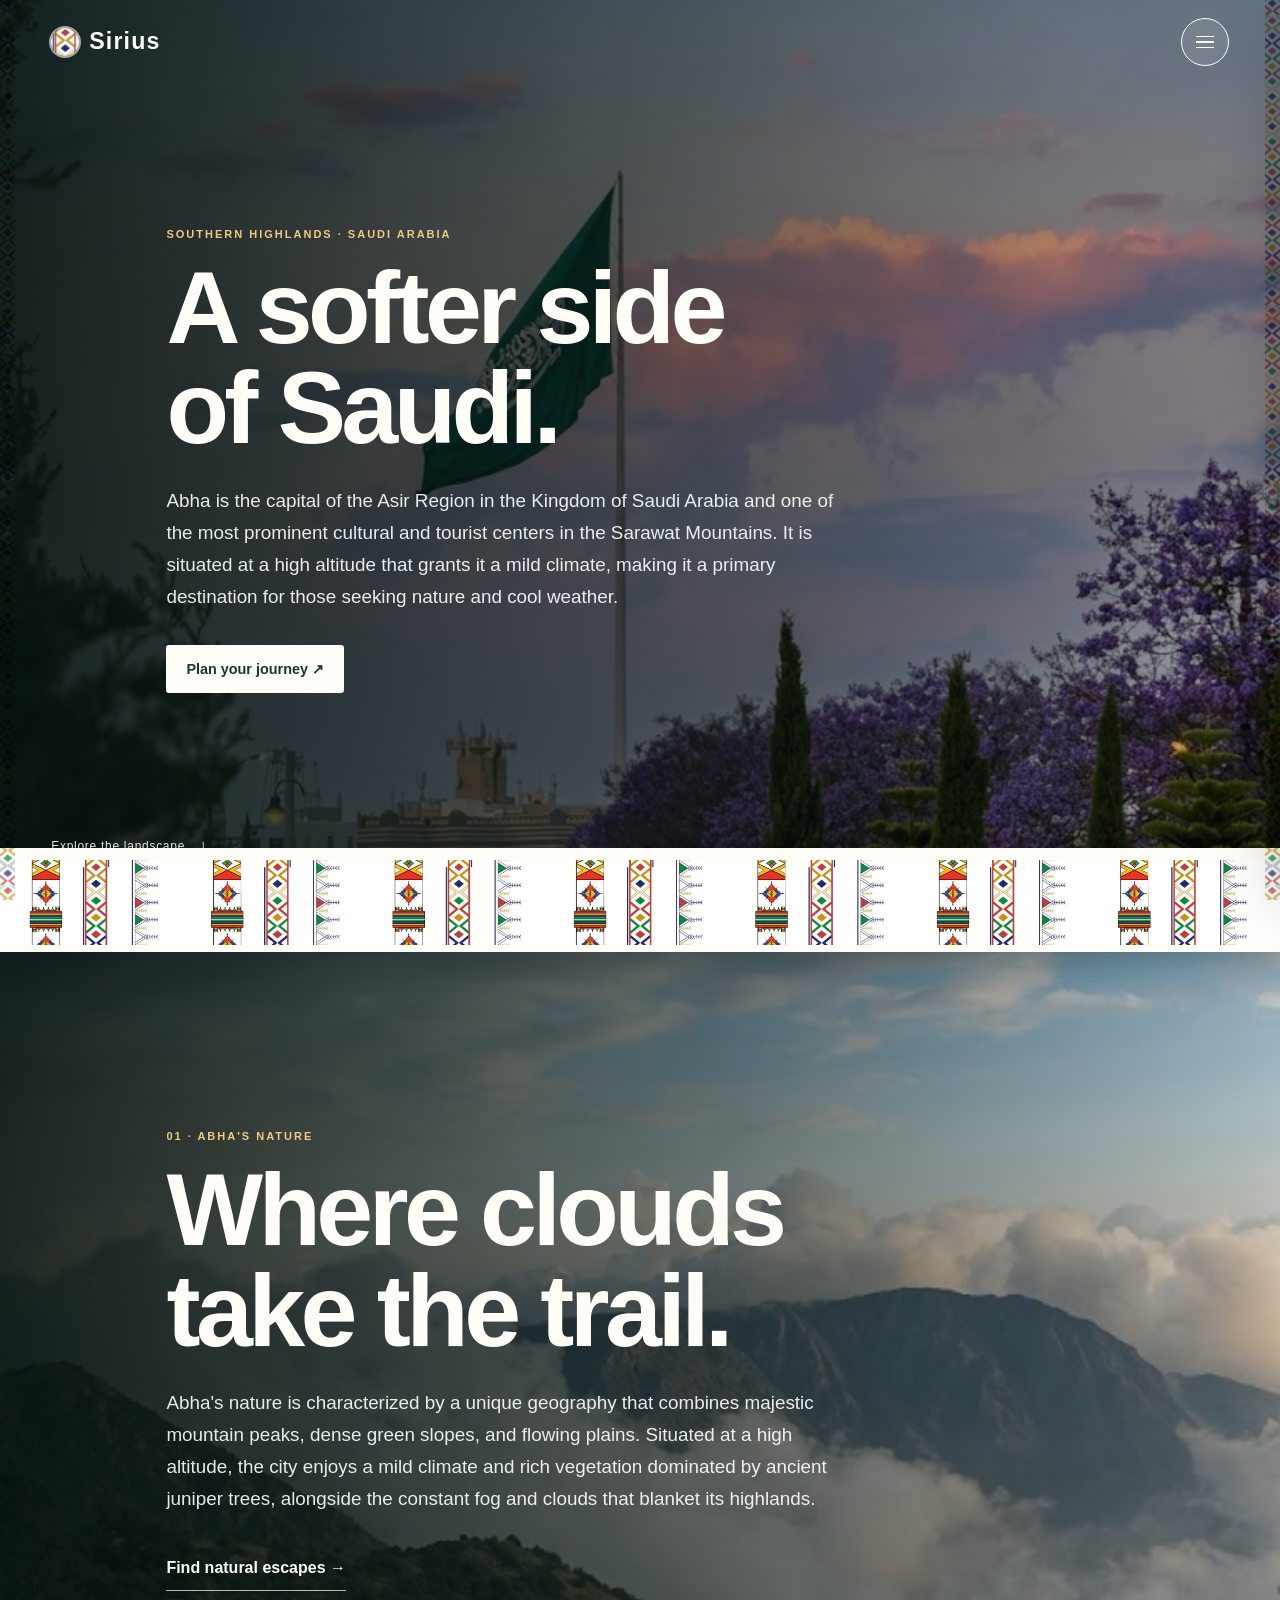
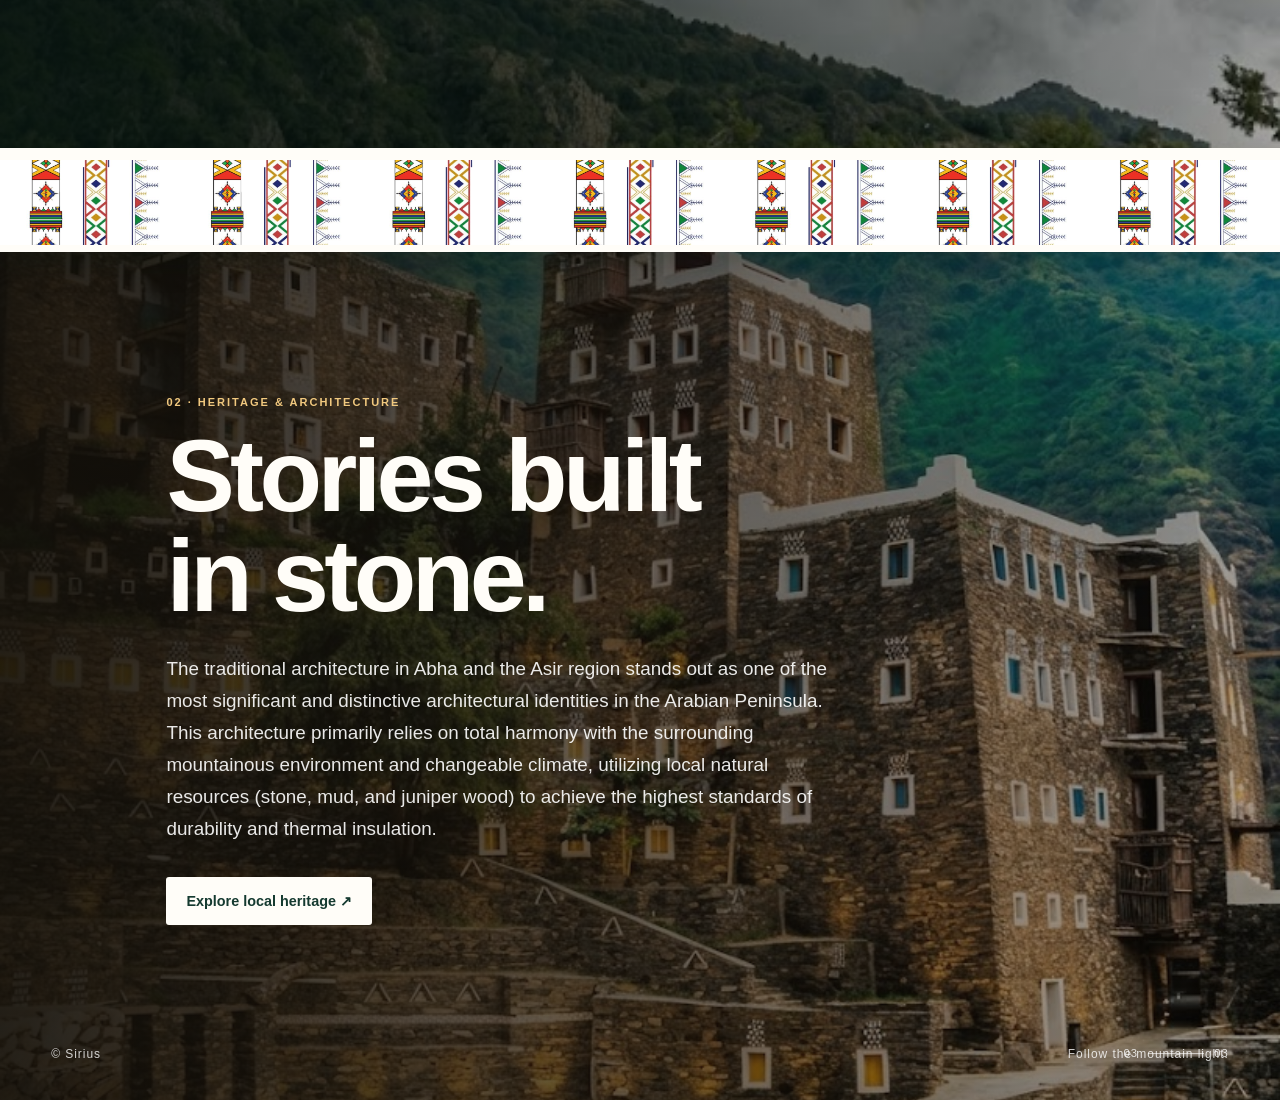
<file: index.html>
<!doctype html>
<html lang="en" dir="ltr" data-page="home">
<head>
  <meta charset="utf-8">
  <meta name="viewport" content="width=device-width, initial-scale=1">
  <meta name="description" content="Sirius — an elegant local guide to Abha, Saudi Arabia.">
  <title>Sirius | Discover Abha</title>
  <script>try{const p=JSON.parse(localStorage.getItem("sirius-abha-ui-v1"));if(p&&["light","dark"].includes(p.theme))document.documentElement.dataset.theme=p.theme}catch(e){}</script>
  <link rel="stylesheet" href="styles.css">
</head>
<body>
  <a class="skip-link" href="#main-content" data-i18n="skip">Skip to content</a>
  <div class="site-shell home-shell">
    <div class="pattern-rail pattern-rail-start" aria-hidden="true"></div><div class="pattern-rail pattern-rail-end" aria-hidden="true"></div>
    <header class="site-header">
      <a class="brand" href="index.html" aria-label="Sirius — Abha home"><span class="brand-mark" aria-hidden="true"></span><span class="brand-name">Sirius</span></a>
      <button class="menu-toggle" type="button" aria-label="Open navigation menu" aria-expanded="false" aria-controls="site-drawer"><span></span><span></span><span></span></button>
    </header>
    <aside class="drawer" id="site-drawer" aria-label="Site navigation" aria-hidden="true">
      <div class="drawer-top"><p class="eyebrow" data-i18n="drawerEyebrow">YOUR ABHA COMPANION</p><button class="drawer-close" type="button" aria-label="Close navigation menu">×</button></div>
      <nav class="drawer-nav" aria-label="Primary navigation"><a class="active" aria-current="page" href="index.html" data-i18n="navHome">Discover Abha</a><a href="trip-planning.html" data-i18n="navPlanning">Trip Planning</a><a href="tourist-attractions.html" data-i18n="navAttractions">Tourist Attractions</a></nav>
      <div class="drawer-controls"><div class="control-set"><span data-i18n="themeLabel">Appearance</span><button class="theme-toggle switch-control" type="button" aria-pressed="false"><span data-i18n="themeLight">Light mode</span></button></div><div class="control-set"><span data-i18n="languageLabel">Language</span><button class="language-toggle text-control" type="button" aria-pressed="false">العربية</button></div></div>
      <p class="drawer-note" data-i18n="drawerNote">Made for slow, memorable journeys through the highlands.</p>
    </aside><div class="drawer-scrim" aria-hidden="true"></div>

    <main id="main-content" class="home-story">
      <section class="story-panel city-panel" aria-labelledby="welcome-title">
        <div class="scene-media" role="img" aria-label="Saudi Arabian flag above gardens in Abha"><div class="scene-day"></div><div class="scene-night"></div></div><div class="panel-overlay"></div>
        <div class="story-content reveal"><p class="section-kicker" data-i18n="homeKicker">SOUTHERN HIGHLANDS · SAUDI ARABIA</p><h1 id="welcome-title" data-i18n="homeTitle">A softer side<br>of Saudi.</h1><p class="lede" data-i18n="homeText">Abha is the capital of the Asir Region in the Kingdom of Saudi Arabia and one of the most prominent cultural and tourist centers in the Sarawat Mountains. It is situated at a high altitude that grants it a mild climate, making it a primary destination for those seeking nature and cool weather.</p><a class="button button-primary" href="trip-planning.html" data-i18n="planTrip">Plan your journey ↗</a></div>
        <div class="panel-index" aria-hidden="true"><span>01</span><i></i><span>03</span></div><a class="scroll-cue" href="#nature" aria-label="Explore Abha's nature" data-i18n-aria-label="exploreNature"><span data-i18n="exploreNature">Explore the landscape</span><b aria-hidden="true">↓</b></a>
      </section>
      <div class="asiri-boundary" aria-hidden="true"></div>
      <section id="nature" class="story-panel nature-panel" aria-labelledby="nature-title">
        <div class="scene-media" role="img" aria-label="Clouds flowing between mountains near Abha"><div class="scene-day"></div><div class="scene-night"></div></div><div class="panel-overlay"></div>
        <div class="story-content reveal"><p class="section-kicker" data-i18n="natureKicker">01 · ABHA'S NATURE</p><h2 id="nature-title" data-i18n="natureTitle">Where clouds<br>take the trail.</h2><p class="lede" data-i18n="natureText">Abha's nature is characterized by a unique geography that combines majestic mountain peaks, dense green slopes, and flowing plains. Situated at a high altitude, the city enjoys a mild climate and rich vegetation dominated by ancient juniper trees, alongside the constant fog and clouds that blanket its highlands.</p><a class="text-link" href="tourist-attractions.html#nature" data-i18n="natureLink">Find natural escapes →</a></div>
        <div class="panel-index" aria-hidden="true"><span>02</span><i></i><span>03</span></div>
      </section>
      <div class="asiri-boundary" aria-hidden="true"></div>
      <section class="story-panel heritage-panel" aria-labelledby="heritage-title">
        <div class="scene-media" role="img" aria-label="Traditional stone buildings in the Asir region"><div class="scene-day"></div><div class="scene-night"></div></div><div class="panel-overlay"></div>
        <div class="story-content reveal"><p class="section-kicker" data-i18n="heritageKicker">02 · HERITAGE & ARCHITECTURE</p><h2 id="heritage-title" data-i18n="heritageTitle">Stories built<br>in stone.</h2><p class="lede" data-i18n="heritageText">The traditional architecture in Abha and the Asir region stands out as one of the most significant and distinctive architectural identities in the Arabian Peninsula. This architecture primarily relies on total harmony with the surrounding mountainous environment and changeable climate, utilizing local natural resources (stone, mud, and juniper wood) to achieve the highest standards of durability and thermal insulation.</p><a class="button button-primary" href="tourist-attractions.html#heritage" data-i18n="heritageLink">Explore local heritage ↗</a></div>
        <div class="panel-index" aria-hidden="true"><span>03</span><i></i><span>03</span></div><footer class="panel-footer"><span>© Sirius</span><span data-i18n="footerTagline">Follow the mountain light.</span></footer>
      </section>
    </main>
  </div><script src="app.js"></script>
</body></html>
</file>
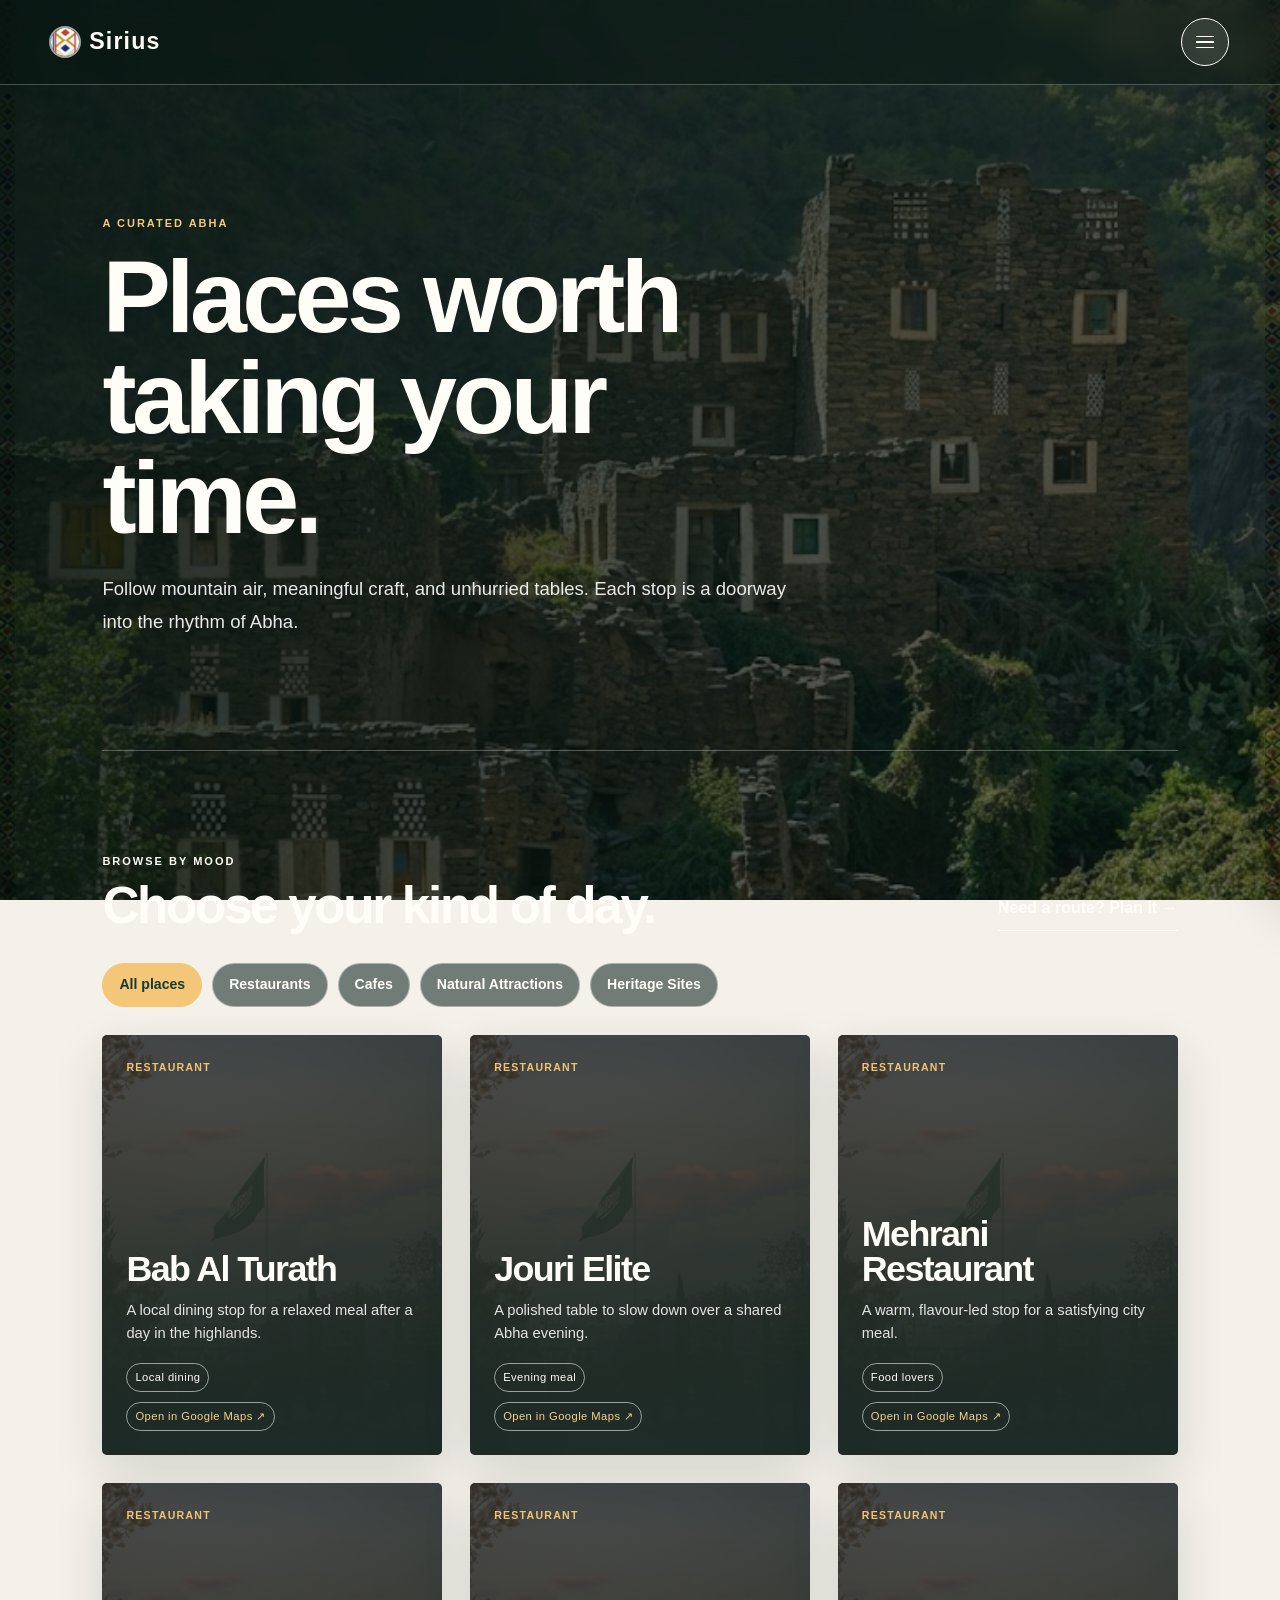
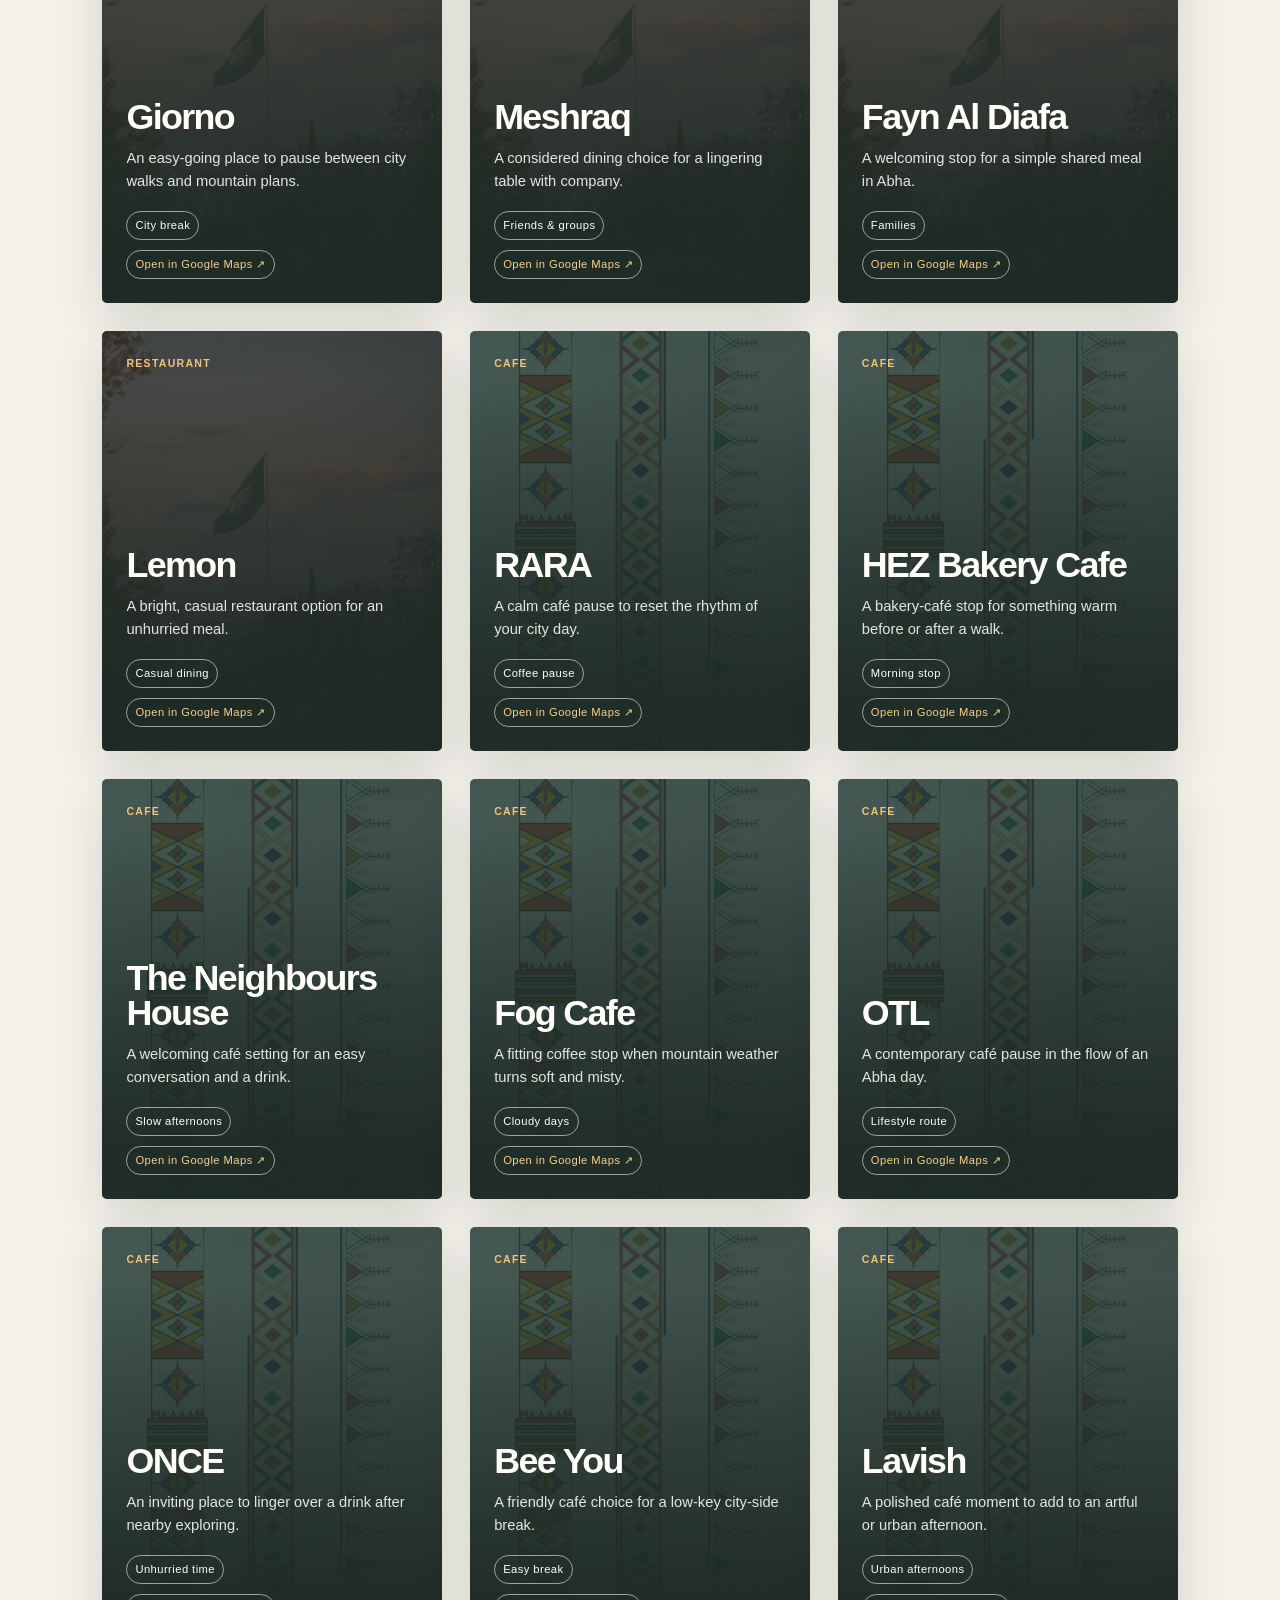
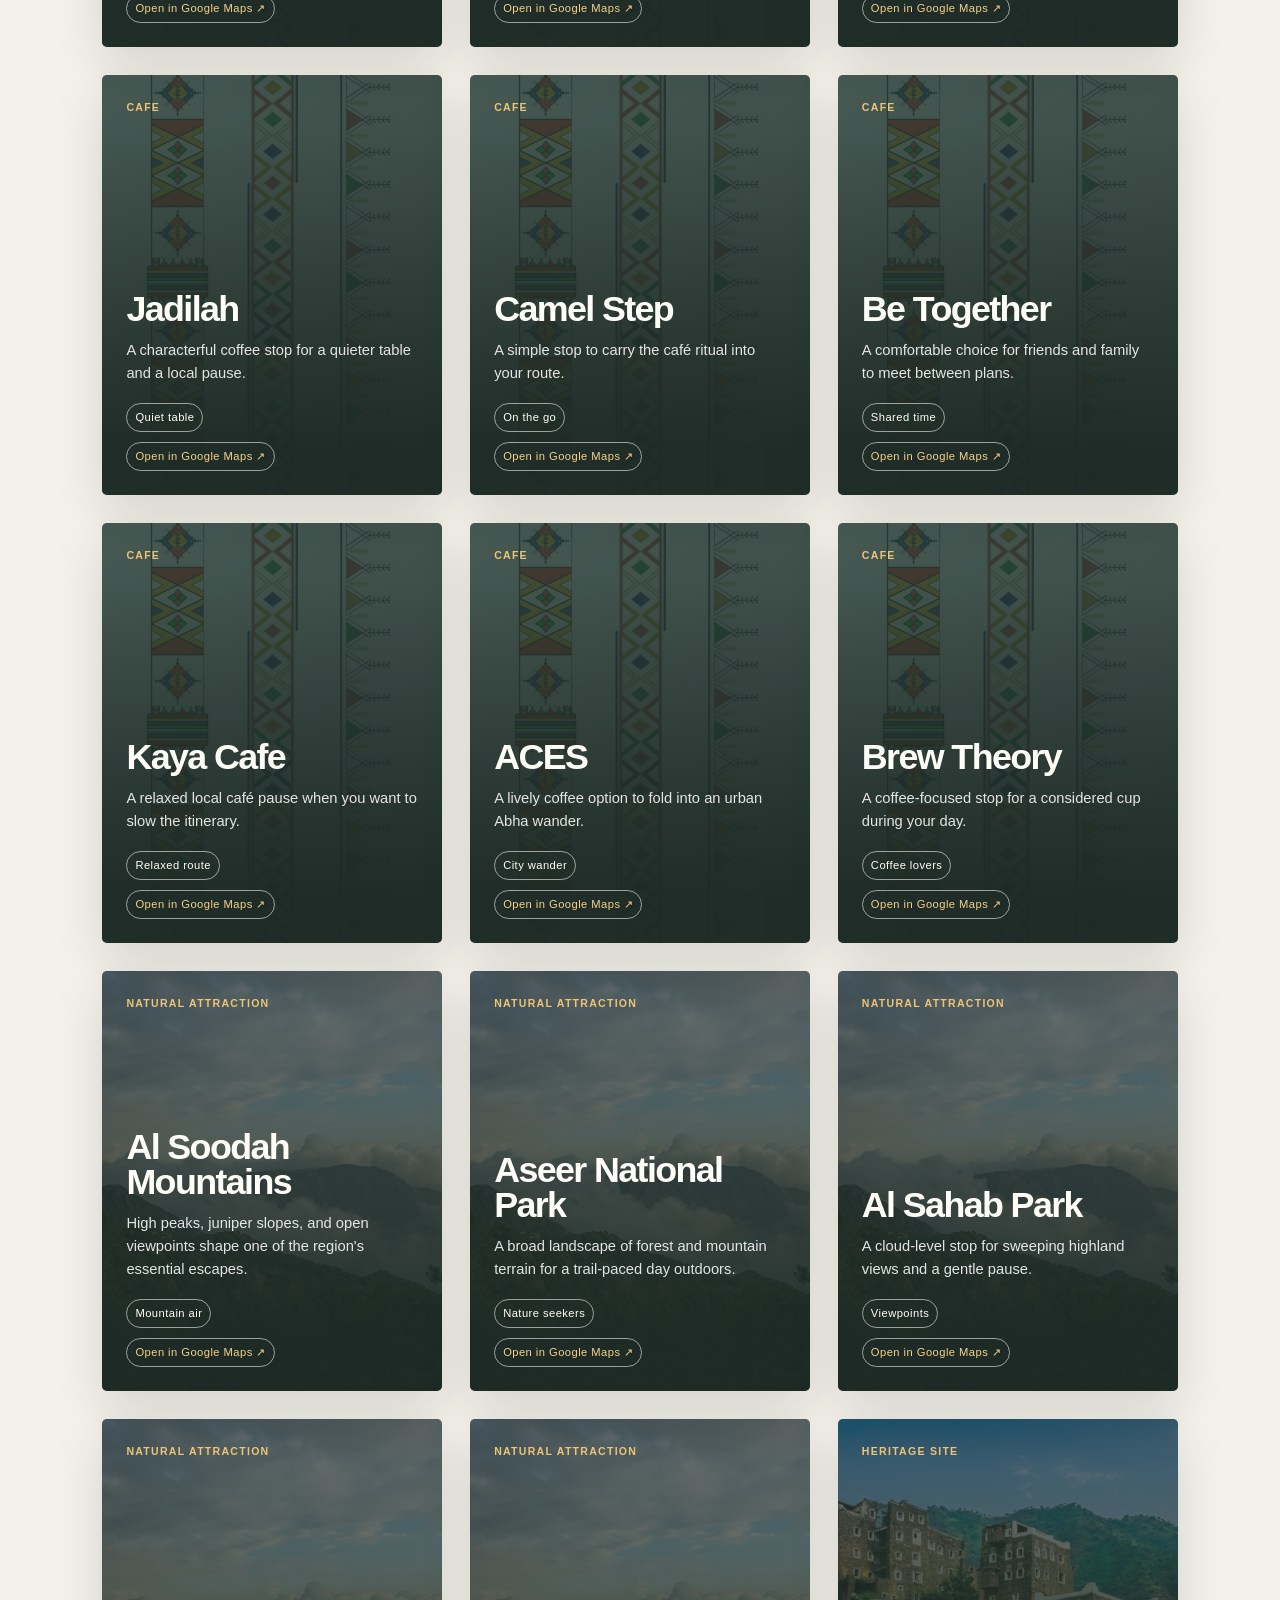
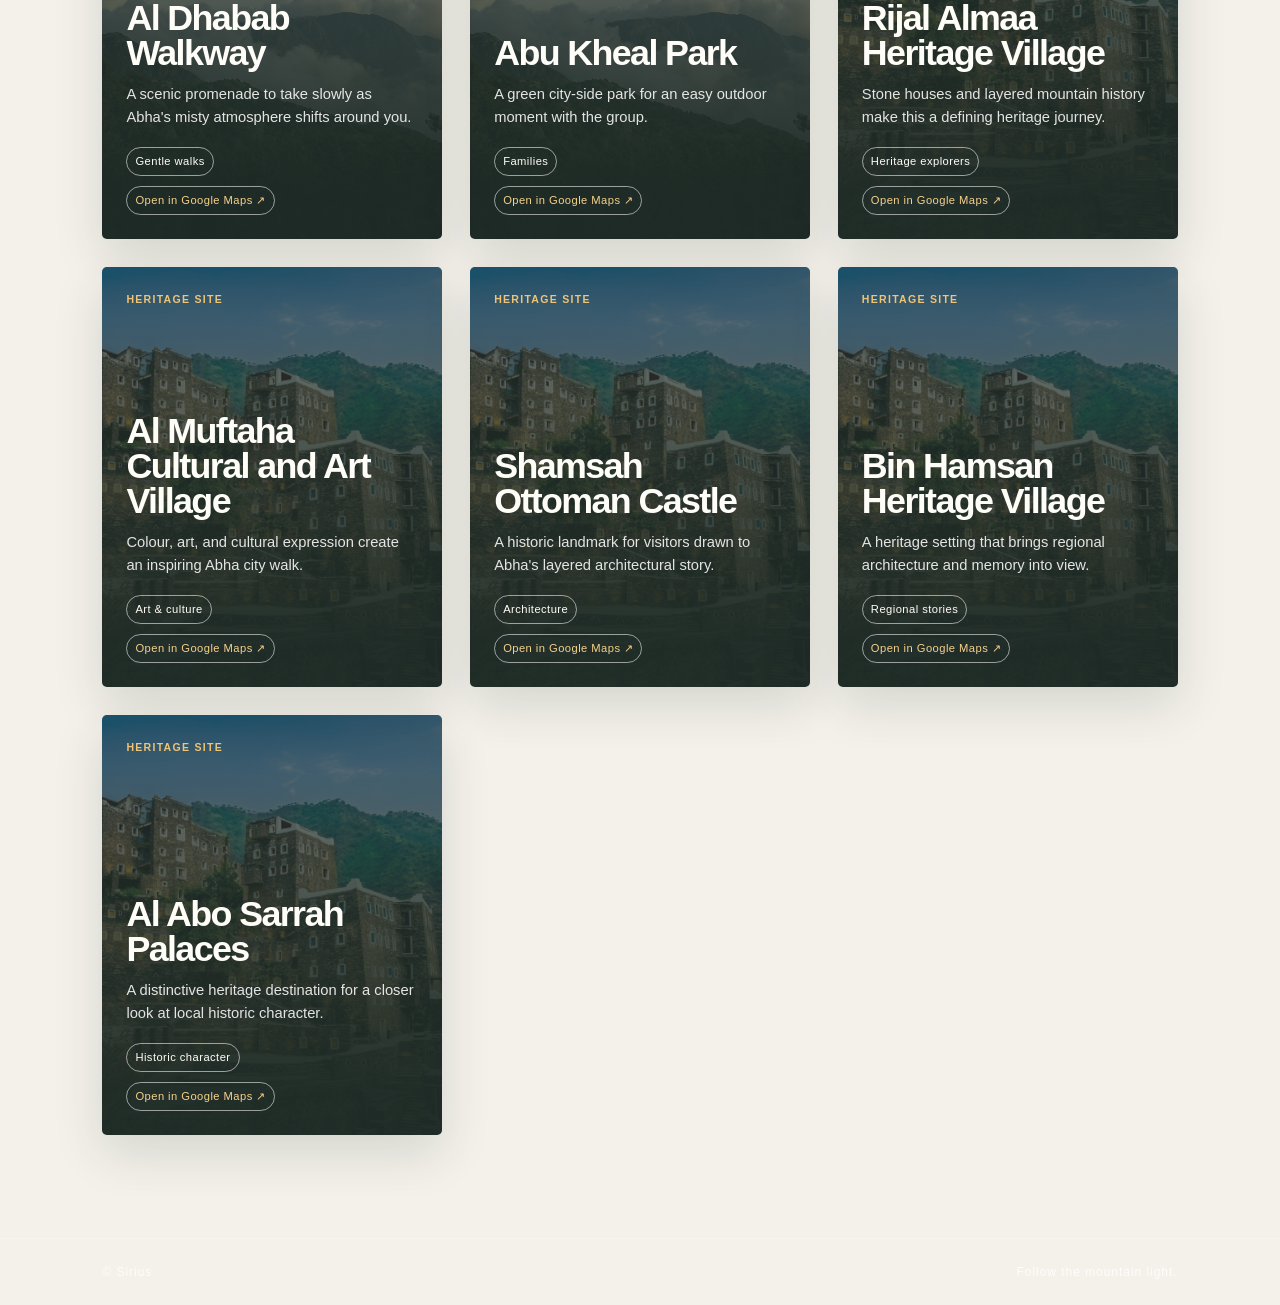
<file: tourist-attractions.html>
<!doctype html>
<html lang="en" dir="ltr" data-page="attractions">
<head>
  <meta charset="utf-8">
  <meta name="viewport" content="width=device-width, initial-scale=1">
  <meta name="description" content="Explore natural, cultural, and culinary moments around Abha with Sirius.">
  <title>Sirius | Abha attractions</title>
  <script>try{const p=JSON.parse(localStorage.getItem("sirius-abha-ui-v1"));if(p&&["light","dark"].includes(p.theme))document.documentElement.dataset.theme=p.theme}catch(e){}</script>
  <link rel="stylesheet" href="styles.css">
</head>
<body>
  <a class="skip-link" href="#main-content" data-i18n="skip">Skip to content</a>
  <div class="site-shell inner-page scenic-page attractions-scenic">
    <div class="page-background" aria-hidden="true"><div class="page-background-day"></div><div class="page-background-night"></div><div class="page-background-scrim"></div></div>
    <div class="pattern-rail pattern-rail-start" aria-hidden="true"></div><div class="pattern-rail pattern-rail-end" aria-hidden="true"></div>
    <header class="site-header">
      <a class="brand" href="index.html" aria-label="Sirius — Abha home"><span class="brand-mark" aria-hidden="true"></span><span class="brand-name">Sirius</span></a>
      <button class="menu-toggle" type="button" aria-label="Open navigation menu" aria-expanded="false" aria-controls="site-drawer"><span></span><span></span><span></span></button>
    </header>
    <aside class="drawer" id="site-drawer" aria-label="Site navigation" aria-hidden="true"><div class="drawer-top"><p class="eyebrow" data-i18n="drawerEyebrow">YOUR ABHA COMPANION</p><button class="drawer-close" type="button" aria-label="Close navigation menu">×</button></div><nav class="drawer-nav" aria-label="Primary navigation"><a href="index.html" data-i18n="navHome">Discover Abha</a><a href="trip-planning.html" data-i18n="navPlanning">Trip Planning</a><a class="active" href="tourist-attractions.html" data-i18n="navAttractions">Tourist Attractions</a></nav><div class="drawer-controls"><div class="control-set"><span data-i18n="themeLabel">Appearance</span><button class="theme-toggle switch-control" type="button" aria-pressed="false"><span class="switch-text" data-i18n="themeLight">Light</span></button></div><div class="control-set"><span data-i18n="languageLabel">Language</span><button class="language-toggle text-control" type="button" aria-pressed="false">العربية</button></div></div><p class="drawer-note" data-i18n="drawerNote">Made for slow, memorable journeys through the highlands.</p></aside>
    <div class="drawer-scrim" aria-hidden="true"></div>

    <main id="main-content" class="attractions-page page-padding">
      <section class="page-hero attractions-hero reveal-section">
        <p class="section-kicker" data-i18n="attractionsKicker">A CURATED ABHA</p>
        <h1 data-i18n="attractionsTitle">Places worth<br>taking your time.</h1>
        <p class="page-intro" data-i18n="attractionsIntro">Follow mountain air, meaningful craft, and unhurried tables. Each stop is a doorway into the rhythm of Abha.</p>
      </section>

      <section class="attractions-content" aria-labelledby="browse-title">
        <div class="browse-heading"><div><p class="eyebrow ink" data-i18n="browseKicker">BROWSE BY MOOD</p><h2 id="browse-title" data-i18n="browseTitle">Choose your kind of day.</h2></div><a class="text-link ink-link" href="trip-planning.html" data-i18n="plannerPrompt">Need a route? Plan it <span aria-hidden="true">→</span></a></div>
        <div class="filter-bar" role="group" aria-label="Filter attractions">
          <button type="button" class="filter-button active" data-filter="all" aria-pressed="true" data-i18n="filterAll">All places</button>
          <button type="button" class="filter-button" data-filter="restaurant" aria-pressed="false" data-i18n="filterRestaurant">Restaurants</button>
          <button type="button" class="filter-button" data-filter="cafe" aria-pressed="false" data-i18n="filterCafe">Cafes</button>
          <button type="button" class="filter-button" data-filter="nature" aria-pressed="false" data-i18n="filterNature">Natural Attractions</button>
          <button type="button" class="filter-button" data-filter="heritage" aria-pressed="false" data-i18n="filterHeritage">Heritage Sites</button>
        </div>
        <div class="attraction-grid" id="attraction-grid"></div>
        <p class="empty-state" id="empty-state" hidden data-i18n="emptyAttractions">No places match this category yet. Choose another mood.</p>
      </section>
    </main>
    <footer class="site-footer"><span>© Sirius</span><span data-i18n="footerTagline">Follow the mountain light.</span></footer>
  </div>
  <script src="app.js"></script>
</body>
</html>
</file>
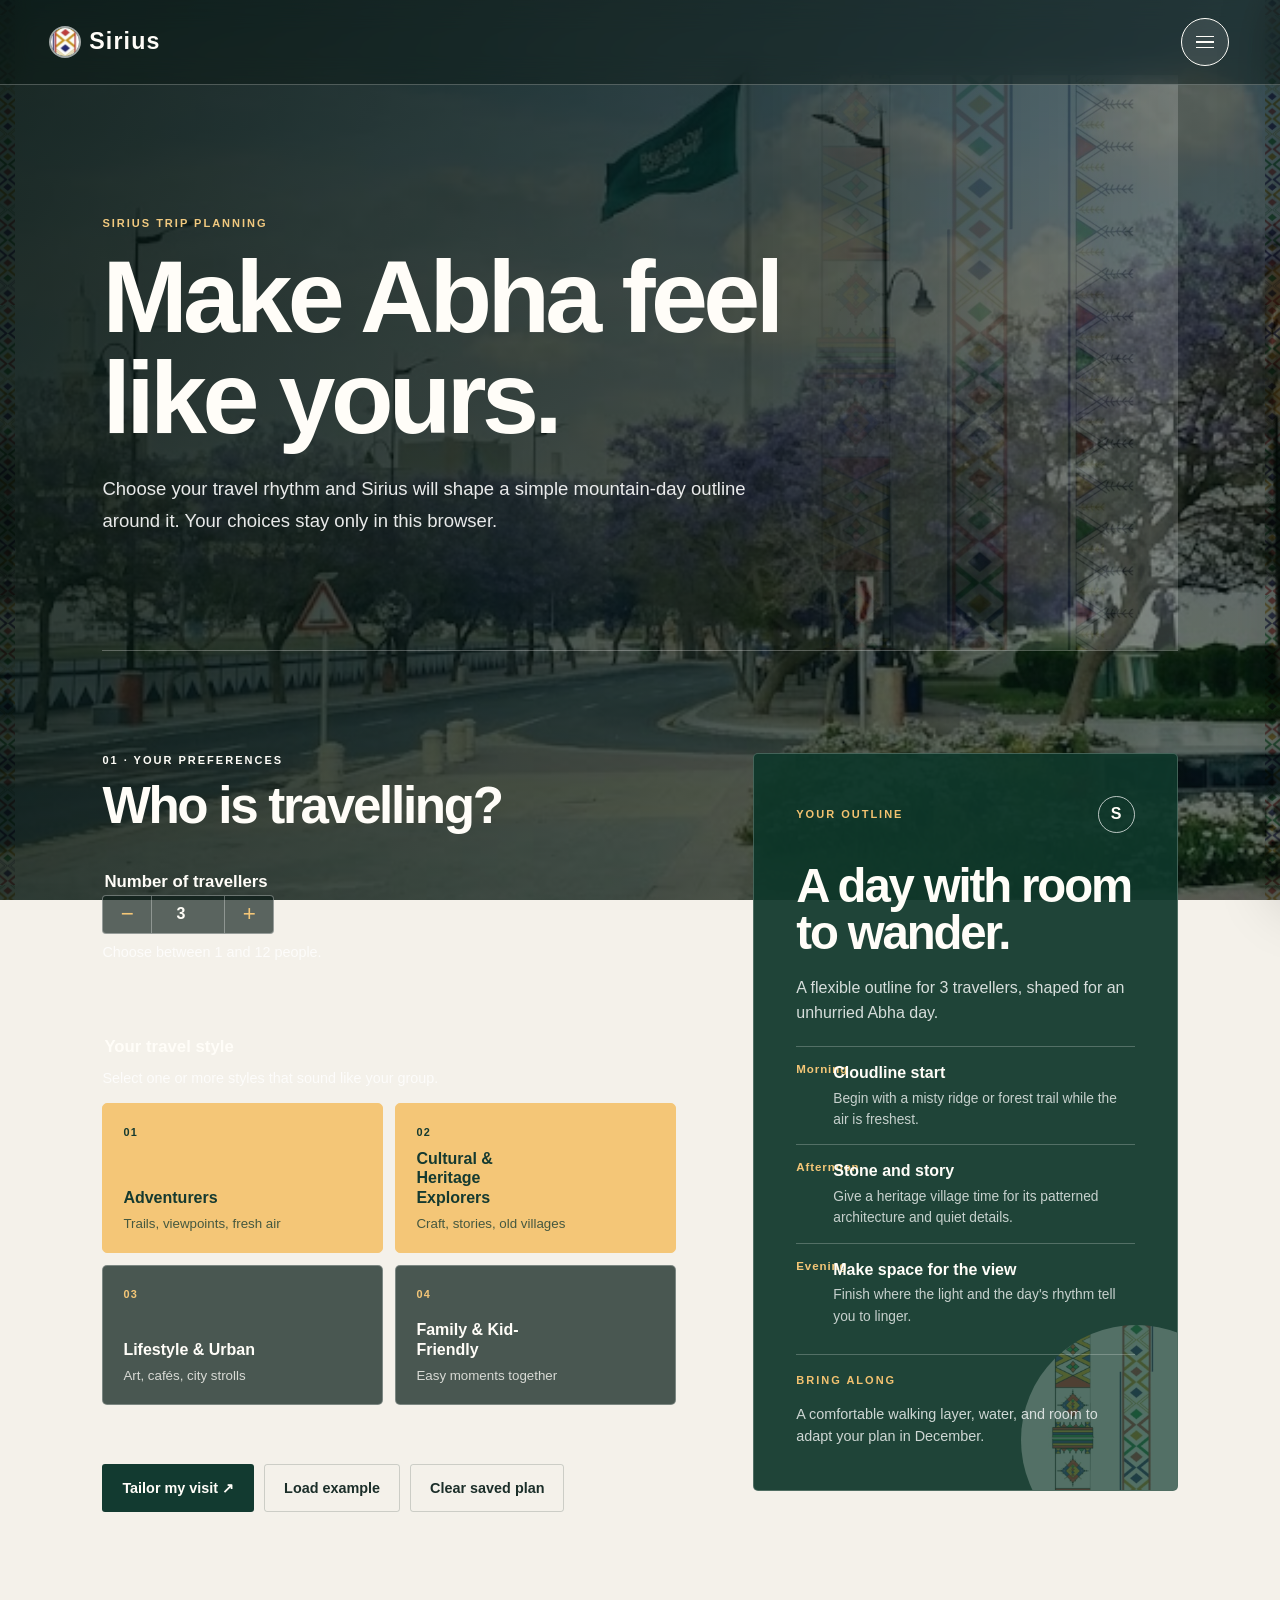
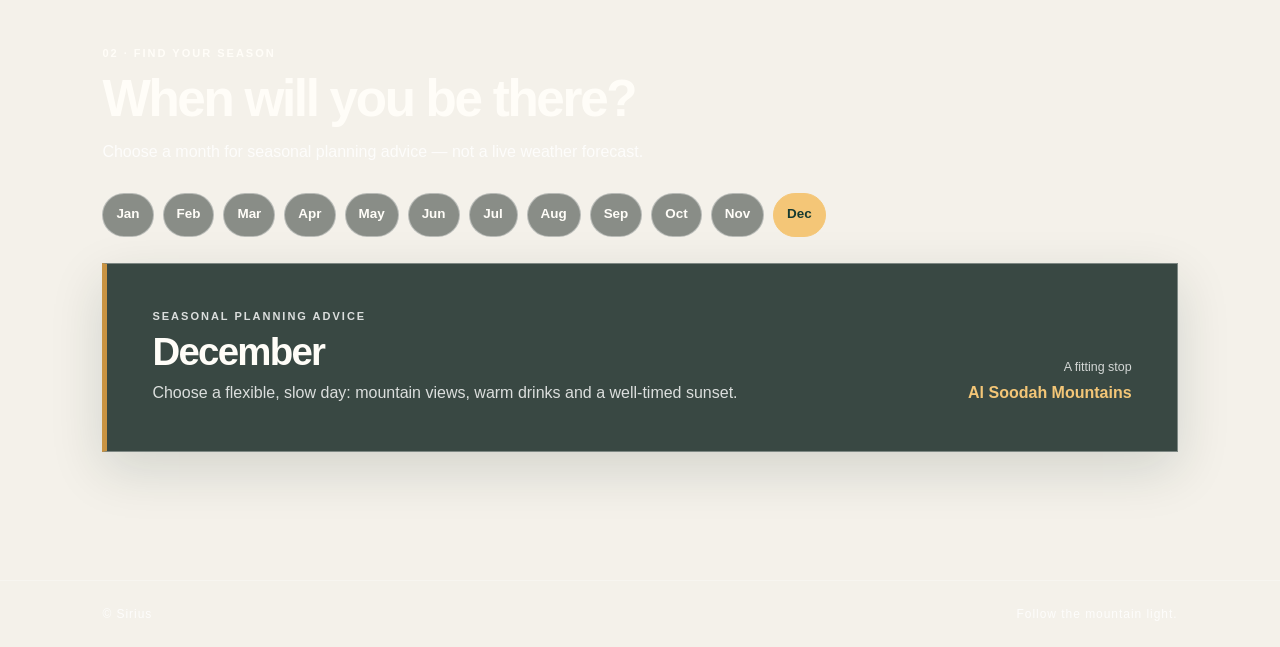
<file: trip-planning.html>
<!doctype html>
<html lang="en" dir="ltr" data-page="planning">
<head>
  <meta charset="utf-8">
  <meta name="viewport" content="width=device-width, initial-scale=1">
  <meta name="description" content="Build a browser-private, tailored visit outline for Abha with Sirius.">
  <title>Sirius | Plan your Abha trip</title>
  <script>try{const p=JSON.parse(localStorage.getItem("sirius-abha-ui-v1"));if(p&&["light","dark"].includes(p.theme))document.documentElement.dataset.theme=p.theme}catch(e){}</script>
  <link rel="stylesheet" href="styles.css">
</head>
<body>
  <a class="skip-link" href="#main-content" data-i18n="skip">Skip to content</a>
  <div class="site-shell inner-page scenic-page planner-scenic">
    <div class="page-background" aria-hidden="true"><div class="page-background-day"></div><div class="page-background-night"></div><div class="page-background-scrim"></div></div>
    <div class="pattern-rail pattern-rail-start" aria-hidden="true"></div><div class="pattern-rail pattern-rail-end" aria-hidden="true"></div>
    <header class="site-header">
      <a class="brand" href="index.html" aria-label="Sirius — Abha home"><span class="brand-mark" aria-hidden="true"></span><span class="brand-name">Sirius</span></a>
      <button class="menu-toggle" type="button" aria-label="Open navigation menu" aria-expanded="false" aria-controls="site-drawer"><span></span><span></span><span></span></button>
    </header>
    <aside class="drawer" id="site-drawer" aria-label="Site navigation" aria-hidden="true">
      <div class="drawer-top"><p class="eyebrow" data-i18n="drawerEyebrow">YOUR ABHA COMPANION</p><button class="drawer-close" type="button" aria-label="Close navigation menu">×</button></div>
      <nav class="drawer-nav" aria-label="Primary navigation"><a href="index.html" data-i18n="navHome">Discover Abha</a><a class="active" href="trip-planning.html" data-i18n="navPlanning">Trip Planning</a><a href="tourist-attractions.html" data-i18n="navAttractions">Tourist Attractions</a></nav>
      <div class="drawer-controls"><div class="control-set"><span data-i18n="themeLabel">Appearance</span><button class="theme-toggle switch-control" type="button" aria-pressed="false"><span class="switch-text" data-i18n="themeLight">Light</span></button></div><div class="control-set"><span data-i18n="languageLabel">Language</span><button class="language-toggle text-control" type="button" aria-pressed="false">العربية</button></div></div>
      <p class="drawer-note" data-i18n="drawerNote">Made for slow, memorable journeys through the highlands.</p>
    </aside><div class="drawer-scrim" aria-hidden="true"></div>

    <main id="main-content" class="planner-page page-padding">
      <section class="page-hero planner-hero reveal-section">
        <div class="page-hero-pattern" aria-hidden="true"></div>
        <p class="section-kicker ink" data-i18n="planningKicker">SIRIUS TRIP PLANNING</p>
        <h1 data-i18n="planningTitle">Make Abha<br>feel like yours.</h1>
        <p class="page-intro" data-i18n="planningIntro">Choose your travel rhythm and Sirius will shape a simple mountain-day outline around it. Your choices stay only in this browser.</p>
      </section>

      <div class="planner-layout">
        <section class="planner-form-wrap" aria-labelledby="preferences-title">
          <div class="section-heading"><p class="eyebrow ink" data-i18n="stepOne">01 · YOUR PREFERENCES</p><h2 id="preferences-title" data-i18n="preferencesTitle">Who is travelling?</h2></div>
          <form id="planner-form" novalidate>
            <fieldset class="field-group"><legend data-i18n="travelerLabel">Number of travellers</legend><label class="sr-only" for="traveler-count" data-i18n="travelerLabel">Number of travellers</label><div class="number-field"><button type="button" class="number-step" data-step="-1" aria-label="Decrease number of travellers">−</button><input id="traveler-count" name="travelers" type="number" min="1" max="12" value="2" inputmode="numeric" required><button type="button" class="number-step" data-step="1" aria-label="Increase number of travellers">+</button></div><p class="field-hint" data-i18n="travelerHint">Choose between 1 and 12 people.</p><p class="field-error" id="traveler-error" aria-live="polite"></p></fieldset>

            <fieldset class="field-group"><legend data-i18n="personaLabel">Your travel style</legend><p class="field-hint" data-i18n="personaHint">Select one or more styles that sound like your group.</p><div class="persona-grid" id="persona-grid">
              <button class="persona-card" type="button" data-persona="adventurer" aria-pressed="false"><span class="persona-number">01</span><strong data-i18n="personaAdventurer">Adventurers</strong><small data-i18n="personaAdventurerDesc">Trails, viewpoints, fresh air</small></button>
              <button class="persona-card" type="button" data-persona="heritage" aria-pressed="false"><span class="persona-number">02</span><strong data-i18n="personaHeritage">Cultural & Heritage Explorers</strong><small data-i18n="personaHeritageDesc">Craft, stories, old villages</small></button>
              <button class="persona-card" type="button" data-persona="lifestyle" aria-pressed="false"><span class="persona-number">03</span><strong data-i18n="personaLifestyle">Lifestyle & Urban</strong><small data-i18n="personaLifestyleDesc">Art, cafés, city strolls</small></button>
              <button class="persona-card" type="button" data-persona="family" aria-pressed="false"><span class="persona-number">04</span><strong data-i18n="personaFamily">Family & Kid-Friendly</strong><small data-i18n="personaFamilyDesc">Easy moments together</small></button>
            </div><p class="field-error" id="persona-error" aria-live="polite"></p></fieldset>

            <div class="form-actions"><button class="button button-dark" type="submit" data-i18n="tailorButton">Tailor my visit <span aria-hidden="true">↗</span></button><button class="button button-quiet load-example" type="button" data-i18n="loadExample">Load example</button><button class="button button-quiet clear-plan" type="button" data-i18n="clearPlan">Clear saved plan</button></div><p class="form-status" id="form-status" aria-live="polite"></p>
          </form>
        </section>

        <aside class="plan-output" aria-live="polite" aria-labelledby="outline-title">
          <div class="plan-output-top"><p class="eyebrow" data-i18n="yourOutline">YOUR OUTLINE</p><span class="plan-seal" aria-hidden="true">S</span></div>
          <h2 id="outline-title" data-i18n="outlineTitle">A day with room to wander.</h2>
          <p class="output-summary" id="plan-summary"></p>
          <ol class="itinerary-list" id="itinerary-list"></ol>
          <div class="packing-note"><p class="eyebrow" data-i18n="packingLabel">BRING ALONG</p><p id="packing-note"></p></div>
        </aside>
      </div>

      <section class="season-section" aria-labelledby="season-title">
        <div class="section-heading"><p class="eyebrow ink" data-i18n="stepTwo">02 · FIND YOUR SEASON</p><h2 id="season-title" data-i18n="seasonTitle">When will you be there?</h2><p class="section-description" data-i18n="seasonIntro">Choose a month for seasonal planning advice — not a live weather forecast.</p></div>
        <div class="month-selector" role="group" aria-label="Choose a visit month" id="month-selector"></div>
        <div class="season-card" id="season-card"><div><p class="eyebrow" data-i18n="seasonalAdvice">SEASONAL PLANNING ADVICE</p><h3 id="season-heading"></h3><p id="season-description"></p></div><div class="season-place"><span data-i18n="seasonPlace">A fitting stop</span><strong id="season-place"></strong></div></div>
      </section>
    </main>
    <footer class="site-footer"><span>© Sirius</span><span data-i18n="footerTagline">Follow the mountain light.</span></footer>
  </div>
  <script src="sample-data/data.js"></script>
  <script src="app.js"></script>
</body>
</html>
</file>
<file: styles.css>
/* Sirius Abha — local-first visual system */
:root { --bg:#f4f1ea; --surface:#fffdf8; --surface-soft:#e9e5da; --ink:#1b2e29; --ink-soft:#52635d; --line:rgba(27,46,41,.18); --green:#1f5b47; --green-deep:#123a30; --gold:#c99342; --on-dark:#fffdf8; --glass:rgba(17,37,32,.56); --shadow:0 18px 50px rgba(17,40,33,.14); --font:"Trebuchet MS",Tahoma,Arial,sans-serif; --ease:cubic-bezier(.2,.75,.2,1); --motion:360ms; }
html[data-theme="dark"] { --bg:#10241f; --surface:#18332c; --surface-soft:#234238; --ink:#f7f3e9; --ink-soft:#c2cec6; --line:rgba(247,243,233,.19); --green:#a8d3b9; --green-deep:#d8ebda; --gold:#e8bb6f; --glass:rgba(8,20,17,.72); --shadow:0 18px 50px rgba(0,0,0,.3); }
*{box-sizing:border-box} html{background:var(--bg);scroll-behavior:smooth} body{margin:0;background:var(--bg);color:var(--ink);font:16px/1.55 var(--font);overflow-x:hidden} body.drawer-open{overflow:hidden} a{color:inherit;text-decoration:none} button,input{font:inherit} button{cursor:pointer} button,a{touch-action:manipulation} button:focus-visible,a:focus-visible,input:focus-visible{outline:3px solid var(--gold);outline-offset:4px}.sr-only{position:absolute;width:1px;height:1px;overflow:hidden;clip:rect(0,0,0,0);white-space:nowrap}.skip-link{position:fixed;z-index:1000;inset-block-start:10px;inset-inline-start:10px;transform:translateY(-160%);padding:10px 16px;background:var(--surface);color:var(--ink);border-radius:8px;font-weight:800}.skip-link:focus{transform:translateY(0)}
.site-shell{position:relative;min-height:100svh}.pattern-rail{position:fixed;z-index:30;inset-block:0;width:15px;pointer-events:none;background:url("assets/al-qatt-asiri-pattern.jpg") center/auto 290px repeat-y;opacity:.7;mix-blend-mode:multiply}.pattern-rail-start{inset-inline-start:0}.pattern-rail-end{inset-inline-end:0;transform:scaleX(-1)}html[data-theme="dark"] .pattern-rail{opacity:.52;mix-blend-mode:screen}.site-header{position:fixed;z-index:50;inset-block-start:0;inset-inline:0;display:flex;align-items:center;justify-content:space-between;padding:max(18px,env(safe-area-inset-top)) clamp(28px,4vw,58px) 18px;color:var(--on-dark)}.inner-page .site-header{background:color-mix(in srgb,var(--bg) 78%,transparent);border-bottom:1px solid var(--line);backdrop-filter:blur(14px);color:var(--ink)}.scenic-page .site-header{color:var(--on-dark);background:rgba(7,21,17,.43);border-bottom-color:rgba(255,255,255,.25)}.brand{display:inline-flex;align-items:center;gap:10px;min-height:44px;letter-spacing:.05em;font-weight:800;font-size:1.45rem}.brand-mark{width:28px;height:28px;border-radius:50%;background:url("assets/al-qatt-asiri-pattern.jpg") 50% 35%/170px auto;box-shadow:0 0 0 2px rgba(255,255,255,.6)}.menu-toggle,.drawer-close{min-width:48px;min-height:48px;border:1px solid currentColor;color:inherit;background:rgba(255,255,255,.1);border-radius:50%;display:grid;place-content:center;gap:4px;transition:background .2s var(--ease),transform .2s var(--ease)}.menu-toggle:hover,.drawer-close:hover{background:rgba(255,255,255,.22);transform:scale(1.04)}.menu-toggle span{display:block;width:18px;height:1.5px;background:currentColor}.drawer{position:fixed;z-index:90;inset-block:0;inset-inline-end:0;width:min(430px,92vw);padding:max(30px,env(safe-area-inset-top)) clamp(28px,6vw,52px) 30px;color:var(--on-dark);background:#183e34;background:var(--glass);backdrop-filter:blur(20px);transform:translateX(105%);transition:transform .38s var(--ease);display:flex;flex-direction:column;box-shadow:-20px 0 60px rgba(0,0,0,.24)}[dir="rtl"] .drawer{transform:translateX(-105%)}.drawer.is-open{transform:translateX(0)}.drawer-top{display:flex;align-items:center;justify-content:space-between;gap:16px}.drawer-close{font-size:1.85rem;font-weight:300;line-height:1}.eyebrow,.section-kicker{margin:0;font-size:.69rem;line-height:1.4;letter-spacing:.18em;font-weight:800;text-transform:uppercase}.drawer-nav{display:grid;gap:12px;margin-block:clamp(50px,12vh,110px) auto}.drawer-nav a{position:relative;font-size:clamp(1.55rem,4vw,2.35rem);font-weight:700;padding-block:8px;min-height:48px;opacity:.65;transition:opacity .2s var(--ease),padding .2s var(--ease)}.drawer-nav a:hover,.drawer-nav a.active{opacity:1;padding-inline-start:14px}.drawer-nav a.active::before{content:"";position:absolute;inset-inline-start:0;inset-block:15%;width:3px;background:var(--gold)}.drawer-controls{display:grid;grid-template-columns:1fr 1fr;gap:16px;border-top:1px solid rgba(255,255,255,.25);padding-top:24px}.control-set{display:grid;gap:8px;font-size:.7rem;letter-spacing:.08em;text-transform:uppercase;font-weight:700}.switch-control,.text-control{min-height:44px;width:max-content;color:var(--on-dark);background:rgba(255,255,255,.12);border:1px solid rgba(255,255,255,.38);border-radius:99px;padding:8px 14px;font-size:.85rem;font-weight:700}.drawer-note{max-width:24rem;margin:34px 0 0;color:rgba(255,255,255,.75);font-size:.9rem}.drawer-scrim{position:fixed;z-index:80;inset:0;background:rgba(4,14,11,.6);opacity:0;pointer-events:none;transition:opacity .3s var(--ease)}.drawer-scrim.is-visible{opacity:1;pointer-events:auto}
.home-story{scroll-snap-type:y proximity}.story-panel{position:relative;min-height:100svh;isolation:isolate;display:flex;align-items:center;scroll-snap-align:start;color:var(--on-dark);overflow:hidden}.scene-media,.panel-overlay{position:absolute;inset:0;z-index:-2}.scene-day,.scene-night{position:absolute;inset:0;background:center/cover no-repeat;transition:opacity var(--motion) var(--ease),transform var(--motion) var(--ease)}.scene-day{opacity:1}.scene-night{opacity:0;transform:scale(1.025)}html[data-theme="dark"] .scene-day{opacity:0;transform:scale(1.025)}html[data-theme="dark"] .scene-night{opacity:1;transform:scale(1)}.city-panel .scene-day{background-image:url("assets/abha-city-day.jpg");background-position:center 42%}.city-panel .scene-night{background-image:url("assets/abha-city-night.jpg");background-position:center 42%}.nature-panel .scene-day{background-image:url("assets/abha-mountains-day.jpg")}.nature-panel .scene-night{background-image:url("assets/abha-mountains-night.jpg")}.heritage-panel .scene-day{background-image:url("assets/abha-heritage-day.jpg");background-position:center 53%}.heritage-panel .scene-night{background-image:url("assets/abha-heritage-night.jpg");background-position:center 53%}.panel-overlay{z-index:-1;background:linear-gradient(90deg,rgba(7,20,17,.9),rgba(6,17,14,.55) 56%,rgba(6,17,14,.2))}.heritage-panel .panel-overlay{background:linear-gradient(90deg,rgba(19,16,10,.92),rgba(23,17,10,.56) 62%,rgba(15,12,8,.32))}.asiri-boundary{position:relative;z-index:8;height:clamp(50px,7vw,96px);margin-block:calc(clamp(50px,7vw,96px)/-2);pointer-events:none;overflow:hidden;background:var(--surface);box-shadow:0 0 0 7px var(--surface),0 16px 32px rgba(5,20,15,.23)}.asiri-boundary::after{content:"";display:block;height:100%;background:url("assets/al-qatt-asiri-pattern.jpg") center 43%/auto 360%;border-block:5px solid var(--surface)}.story-content{width:min(710px,100%);margin-inline-start:clamp(34px,13vw,190px);padding:110px 24px 90px 0}.section-kicker{color:#f1c97f;margin-bottom:16px}h1,h2,h3,p{overflow-wrap:anywhere}h1,h2,h3{margin:0;font-weight:700;line-height:.98;letter-spacing:-.045em}.story-content h1,.story-content h2{font-size:clamp(3.25rem,8vw,7.6rem);max-width:11ch}.lede{max-width:42rem;margin:26px 0 32px;color:rgba(255,255,255,.9);font-size:clamp(1rem,1.55vw,1.18rem);line-height:1.7}.button{display:inline-flex;justify-content:center;align-items:center;gap:10px;min-height:48px;padding:12px 19px;border:1px solid transparent;font-size:.9rem;font-weight:800;text-align:center;border-radius:3px;transition:transform .2s var(--ease),background .2s var(--ease)}.button:hover{transform:translateY(-2px)}.button-primary{background:var(--on-dark);color:#153a30}.button-primary:hover{background:#f2c578}.button-dark{background:var(--green-deep);color:var(--surface)}.button-dark:hover{background:var(--green)}.button-quiet{border-color:var(--line);color:var(--ink);background:transparent}.button-quiet:hover{background:var(--surface-soft)}.text-link{display:inline-flex;align-items:center;gap:10px;min-height:44px;color:var(--on-dark);font-weight:800;border-bottom:1px solid rgba(255,255,255,.7)}.text-link span{font-size:1.3em;transition:transform .2s var(--ease)}.text-link:hover span{transform:translateX(5px)}.panel-index{position:absolute;inset-inline-end:clamp(30px,4vw,60px);inset-block-end:38px;display:flex;align-items:center;gap:10px;font-size:.7rem;letter-spacing:.1em;color:rgba(255,255,255,.8)}.panel-index i{width:56px;height:1px;background:rgba(255,255,255,.6)}.scroll-cue{position:absolute;inset-inline-start:clamp(34px,4vw,60px);inset-block-end:32px;display:flex;align-items:center;gap:13px;min-height:44px;color:rgba(255,255,255,.9);font-size:.75rem;letter-spacing:.06em}.scroll-cue b{font-size:1.25rem;font-weight:400;animation:scroll-nudge 1.8s var(--ease) infinite}.panel-footer{position:absolute;inset-inline:clamp(30px,4vw,60px);inset-block-end:36px;display:flex;justify-content:space-between;gap:20px;color:rgba(255,255,255,.8);font-size:.75rem;letter-spacing:.08em}@keyframes scroll-nudge{50%{transform:translateY(6px);opacity:.45}}
.inner-page{min-height:100svh;padding-top:75px}.scenic-page{isolation:isolate;color:var(--on-dark)}.page-background{position:fixed;z-index:-2;inset:0;overflow:hidden}.page-background-day,.page-background-night,.page-background-scrim{position:absolute;inset:0}.page-background-day,.page-background-night{background:center/cover no-repeat;transition:opacity var(--motion) var(--ease),transform var(--motion) var(--ease)}.page-background-day{opacity:1}.page-background-night{opacity:0;transform:scale(1.025)}html[data-theme="dark"] .page-background-day{opacity:0;transform:scale(1.025)}html[data-theme="dark"] .page-background-night{opacity:1;transform:scale(1)}.planner-scenic .page-background-day{background-image:url("assets/trip-planning-day.jpg")}.planner-scenic .page-background-night{background-image:url("assets/trip-planning-night.jpg")}.attractions-scenic .page-background-day{background-image:url("assets/tourist-attractions-day.jpg")}.attractions-scenic .page-background-night{background-image:url("assets/tourist-attractions-night.jpg")}.page-background-scrim{background:linear-gradient(120deg,rgba(7,22,17,.91),rgba(7,22,17,.74) 45%,rgba(7,22,17,.55));z-index:1}.page-padding{position:relative;padding-inline:clamp(32px,8vw,128px)}.page-hero{position:relative;padding-block:clamp(70px,11vw,150px) clamp(54px,9vw,112px);border-bottom:1px solid rgba(255,255,255,.28)}.page-hero h1{max-width:12ch;font-size:clamp(3.3rem,8vw,7.5rem)}.page-intro{max-width:43rem;margin:25px 0 0;color:rgba(255,255,255,.9);font-size:clamp(1rem,1.45vw,1.16rem);line-height:1.75}.planner-hero{overflow:hidden}.page-hero-pattern{position:absolute;z-index:-1;inset-inline-end:-2vw;inset-block-start:0;width:min(35vw,470px);height:100%;opacity:.19;background:url("assets/al-qatt-asiri-pattern.jpg") center/cover;mask-image:linear-gradient(to left,black,transparent)}.planner-layout,.season-section,.attractions-content{position:relative}.planner-layout{display:grid;grid-template-columns:minmax(0,1.15fr) minmax(300px,.85fr);gap:clamp(28px,6vw,90px);padding-block:clamp(56px,8vw,116px)}.section-heading h2,.browse-heading h2{margin-top:12px;font-size:clamp(2rem,4vw,3.4rem)}.field-group{border:0;margin:38px 0 0;padding:0}.field-group legend{font-weight:800;font-size:1.05rem}.field-hint{margin:7px 0 14px;color:rgba(255,255,255,.78);font-size:.9rem}.field-error{min-height:1.35em;margin:8px 0 0;color:#ffb2a6;font-size:.88rem;font-weight:700}.number-field{display:inline-grid;grid-template-columns:48px 74px 48px;border:1px solid rgba(255,255,255,.36);border-radius:4px;overflow:hidden;background:rgba(9,25,20,.65)}.number-field input{min-width:0;border:0;border-inline:1px solid rgba(255,255,255,.32);background:transparent;color:var(--on-dark);text-align:center;font-weight:800}.number-step{border:0;color:#f4c677;background:transparent;font-size:1.4rem}.persona-grid{display:grid;grid-template-columns:repeat(2,minmax(0,1fr));gap:12px}.persona-card{min-height:140px;padding:20px;color:var(--on-dark);background:rgba(10,31,25,.73);border:1px solid rgba(255,255,255,.28);border-radius:5px;text-align:start;display:flex;flex-direction:column;align-items:flex-start;gap:8px;transition:transform .2s var(--ease),background .2s var(--ease)}.persona-card:hover{transform:translateY(-3px);background:rgba(23,71,56,.94)}.persona-card[aria-pressed="true"]{color:#153a30;background:#f4c677;border-color:#f4c677}.persona-card strong{max-width:15ch;font-size:1rem;line-height:1.2}.persona-card small{color:inherit;opacity:.78;line-height:1.3}.persona-number{margin-bottom:auto;color:#f4c677;font-size:.68rem;letter-spacing:.12em;font-weight:800}.persona-card[aria-pressed="true"] .persona-number{color:#153a30}.form-actions{display:flex;flex-wrap:wrap;gap:10px;margin-top:32px}.form-status{min-height:1.35em;margin:12px 0 0;color:#f4d690;font-weight:700;font-size:.9rem}.plan-output{align-self:start;position:sticky;top:102px;padding:clamp(24px,4vw,42px);color:var(--on-dark);background:rgba(14,55,43,.93);border:1px solid rgba(255,255,255,.22);border-radius:5px;overflow:hidden}.plan-output::after{content:"";position:absolute;inset-inline-end:-74px;inset-block-end:-65px;width:230px;height:230px;opacity:.23;background:url("assets/al-qatt-asiri-pattern.jpg") center/cover;border-radius:50%}.plan-output>*{position:relative;z-index:1}.plan-output-top{display:flex;align-items:center;justify-content:space-between;gap:16px}.plan-output .eyebrow{color:#f3c270}.plan-seal{width:37px;height:37px;display:grid;place-content:center;border:1px solid rgba(255,255,255,.7);border-radius:50%;font-weight:800}.plan-output h2{margin-top:30px;font-size:clamp(2rem,3.7vw,3rem)}.output-summary{margin:20px 0;color:rgba(255,255,255,.82)}.itinerary-list{list-style:none;padding:0;margin:0;display:grid;gap:14px}.itinerary-list li{display:grid;grid-template-columns:25px 1fr;gap:12px;padding-top:14px;border-top:1px solid rgba(255,255,255,.23)}.itinerary-list b{color:#f4c677;font-size:.72rem;letter-spacing:.08em}.itinerary-list strong,.itinerary-list span{display:block}.itinerary-list span{color:rgba(255,255,255,.75);font-size:.86rem;margin-top:2px}.packing-note{margin-top:27px;padding-top:18px;border-top:1px solid rgba(255,255,255,.23)}.packing-note p:last-child{margin-bottom:0;color:rgba(255,255,255,.78);font-size:.9rem}.season-section{padding-block:0 clamp(60px,10vw,130px)}.section-description{max-width:38rem;color:rgba(255,255,255,.82)}.month-selector{display:flex;flex-wrap:wrap;gap:9px;margin-top:28px}.month-selector button{min-width:49px;min-height:44px;padding:8px 13px;color:var(--on-dark);border:1px solid rgba(255,255,255,.4);border-radius:99px;background:rgba(7,22,17,.45);font-size:.84rem;font-weight:700}.month-selector button:hover,.month-selector button[aria-pressed="true"]{color:#153a30;background:#f4c677;border-color:#f4c677}.season-card{display:grid;grid-template-columns:1fr auto;gap:26px;align-items:end;margin-top:26px;padding:clamp(25px,4vw,45px);border:1px solid rgba(255,255,255,.34);border-inline-start:5px solid var(--gold);background:rgba(10,31,25,.8);box-shadow:var(--shadow)}.season-card h3{margin:9px 0 10px;font-size:clamp(1.6rem,3vw,2.45rem)}.season-card p{max-width:43rem;margin:0;color:rgba(255,255,255,.82)}.season-place{display:grid;gap:3px;color:rgba(255,255,255,.78);font-size:.78rem;text-align:end}.season-place strong{color:#f4c677;font-size:1rem}.attractions-content{padding-block:clamp(52px,8vw,105px)}.browse-heading{display:flex;align-items:end;justify-content:space-between;gap:30px}.ink-link{color:var(--on-dark);border-bottom-color:var(--on-dark);white-space:nowrap}.filter-bar{display:flex;flex-wrap:wrap;gap:10px;margin-block:32px 28px}.filter-button{min-height:44px;padding:10px 16px;color:var(--on-dark);background:rgba(8,28,22,.55);border:1px solid rgba(255,255,255,.4);border-radius:99px;font-size:.88rem;font-weight:700}.filter-button:hover,.filter-button.active{color:#153a30;background:#f4c677;border-color:#f4c677}.attraction-grid{display:grid;grid-template-columns:repeat(3,minmax(0,1fr));gap:clamp(16px,2.2vw,28px)}.attraction-card{position:relative;min-height:420px;isolation:isolate;overflow:hidden;border-radius:5px;box-shadow:var(--shadow);background:rgba(9,25,20,.85)}.attraction-link{position:relative;z-index:2;display:flex;flex-direction:column;justify-content:end;min-height:420px;padding:24px;color:var(--on-dark)}.attraction-preview{position:absolute;z-index:-1;inset:0;background:center/cover no-repeat;opacity:.35;transform:scale(1.01);transition:opacity var(--motion) var(--ease),transform var(--motion) var(--ease)}.attraction-preview::after{content:"";position:absolute;inset:0;background:linear-gradient(transparent 13%,rgba(4,15,12,.92) 88%)}.attraction-card[data-category="restaurant"] .attraction-preview{background-image:linear-gradient(135deg,rgba(124,50,31,.5),rgba(41,24,14,.65)),url("assets/abha-city-day.jpg")}.attraction-card[data-category="cafe"] .attraction-preview{background-image:linear-gradient(135deg,rgba(18,67,53,.58),rgba(12,31,26,.7)),url("assets/al-qatt-asiri-pattern.jpg")}.attraction-card[data-category="nature"] .attraction-preview{background-image:url("assets/abha-mountains-day.jpg")}.attraction-card[data-category="heritage"] .attraction-preview{background-image:url("assets/abha-heritage-day.jpg")}.attraction-card:hover .attraction-preview,.attraction-card:focus-within .attraction-preview{opacity:1;transform:scale(1.06)}.attraction-card .card-category{margin:0 0 auto;color:#f0c475;font-weight:800;letter-spacing:.12em;text-transform:uppercase;font-size:.66rem}.attraction-card h3{font-size:clamp(1.65rem,2.8vw,2.35rem)}.attraction-card p:not(.card-category){margin:12px 0 0;color:rgba(255,255,255,.87);font-size:.92rem}.attraction-card .card-fit,.maps-link-note{margin-top:18px;display:inline-flex;align-self:flex-start;padding:5px 8px;border:1px solid rgba(255,255,255,.55);border-radius:99px;font-size:.7rem;letter-spacing:.04em}.maps-link-note{margin-top:10px;color:#f5d18a}.attraction-link:focus-visible{outline:3px solid #f4c677;outline-offset:-8px}.empty-state{margin-top:26px;padding:22px;border:1px dashed rgba(255,255,255,.45);color:var(--on-dark)}.site-footer{position:relative;display:flex;justify-content:space-between;gap:16px;padding:24px clamp(32px,8vw,128px);border-top:1px solid rgba(255,255,255,.3);color:rgba(255,255,255,.82);font-size:.75rem;letter-spacing:.08em}
.js-ready .reveal,.js-ready .reveal-section,.js-ready .attraction-card.reveal-card{opacity:0;transform:translateY(14px)}.reveal,.reveal-section,.attraction-card.reveal-card{transition:opacity var(--motion) var(--ease),transform var(--motion) var(--ease);transition-delay:var(--reveal-delay,0ms)}.reveal.is-visible,.reveal-section.is-visible,.attraction-card.reveal-card.is-visible{opacity:1;transform:none}
[dir="rtl"]{font-family:Tahoma,Arial,sans-serif}[dir="rtl"] .drawer-nav a:hover,[dir="rtl"] .drawer-nav a.active{padding-inline-start:0;padding-inline-end:14px}[dir="rtl"] .story-content{margin-inline-start:0;margin-inline-end:clamp(34px,13vw,190px);padding:110px 0 90px 24px}[dir="rtl"] .panel-overlay{background:linear-gradient(270deg,rgba(7,20,17,.9),rgba(6,17,14,.55) 56%,rgba(6,17,14,.2))}[dir="rtl"] .heritage-panel .panel-overlay{background:linear-gradient(270deg,rgba(19,16,10,.92),rgba(23,17,10,.56) 62%,rgba(15,12,8,.32))}[dir="rtl"] .page-background-scrim{background:linear-gradient(240deg,rgba(7,22,17,.91),rgba(7,22,17,.74) 45%,rgba(7,22,17,.55))}[dir="rtl"] .season-card{border-inline-start:1px solid rgba(255,255,255,.34);border-inline-end:5px solid var(--gold)}
@media(max-width:800px){.pattern-rail{position:absolute;inset-inline:0;width:auto;height:18px;background-position:center;background-size:auto 170px;background-repeat:repeat-x;transform:none}.pattern-rail-start{inset-block-start:0}.pattern-rail-end{inset-block-end:0}.site-header{padding-inline:26px}.scenic-page .site-header{background:rgba(7,21,17,.7)}.story-content{margin-inline-start:30px;padding-right:30px}.planner-layout{grid-template-columns:1fr}.plan-output{position:static;order:-1}.attraction-grid{grid-template-columns:repeat(2,minmax(0,1fr))}.attraction-card,.attraction-link{min-height:360px}.page-background-scrim,[dir="rtl"] .page-background-scrim{background:linear-gradient(0deg,rgba(7,22,17,.92),rgba(7,22,17,.62) 78%)}.scroll-cue{inset-inline-start:30px}}
@media(max-width:680px){.drawer{overflow-y:auto;overscroll-behavior:contain;padding-bottom:max(30px,env(safe-area-inset-bottom))}.drawer-controls{grid-template-columns:1fr}.switch-control,.text-control{width:100%}}
@media(max-width:560px){.site-header{padding-inline:20px;padding-block-end:14px}.drawer{padding-inline:22px}.story-panel{min-height:100svh}.story-content{width:100%;margin-inline-start:0;padding:100px 24px 78px}.story-content h1,.story-content h2{max-width:10ch;font-size:clamp(2.65rem,13vw,3.8rem)}.page-hero{padding-block:clamp(54px,15vw,78px)}.page-hero h1{max-width:10ch;font-size:clamp(2.7rem,13vw,3.8rem)}.page-intro,.lede{font-size:1rem;line-height:1.65}.panel-overlay{background:linear-gradient(0deg,rgba(6,17,14,.94),rgba(6,17,14,.63) 76%,rgba(6,17,14,.28))}[dir="rtl"] .story-content{margin-inline-end:0;padding:100px 24px 78px}[dir="rtl"] .panel-overlay{background:linear-gradient(0deg,rgba(6,17,14,.94),rgba(6,17,14,.63) 76%,rgba(6,17,14,.28))}.panel-index{display:none}.scroll-cue{display:flex;inset-inline-start:24px;inset-block-end:20px;padding:4px 9px;border-radius:99px;background:rgba(4,15,12,.52);font-size:.68rem}.persona-grid,.attraction-grid{grid-template-columns:1fr}.persona-card{min-height:122px}.number-step{display:grid;place-items:center;min-width:48px;min-height:48px}.number-field{grid-template-columns:48px 74px 48px;min-height:48px}.month-selector{gap:10px}.month-selector button{font-size:.95rem}.attraction-card,.attraction-link{min-height:330px}.attraction-link{padding:22px}.season-card{grid-template-columns:1fr}.season-place{text-align:start}.browse-heading{display:block}.ink-link{margin-top:20px}.site-footer{flex-direction:column}.page-padding{padding-inline:22px}.pattern-rail{height:14px;background-size:auto 135px}}
@media(max-width:360px){.site-header{padding-inline:16px}.brand{gap:7px;font-size:1.25rem}.story-content{padding-inline:20px}.story-content h1,.story-content h2,.page-hero h1{font-size:2.55rem}.page-padding{padding-inline:18px}.filter-button{padding-inline:13px}.form-actions .button{width:100%}.page-hero{padding-block:50px}.attraction-card,.attraction-link{min-height:310px}}
@media(prefers-reduced-motion:reduce){html{scroll-behavior:auto}.home-story{scroll-snap-type:none}*,*::before,*::after{animation-duration:.01ms!important;animation-iteration-count:1!important;transition-duration:.01ms!important}.js-ready .reveal,.js-ready .reveal-section,.js-ready .attraction-card.reveal-card{opacity:1;transform:none}.scene-day,.page-background-day{opacity:1!important;transform:none!important}.scene-night,.page-background-night{opacity:0!important;transform:none!important}html[data-theme="dark"] .scene-day,html[data-theme="dark"] .page-background-day{opacity:0!important}html[data-theme="dark"] .scene-night,html[data-theme="dark"] .page-background-night{opacity:1!important}}
html[data-theme="dark"] .attraction-card[data-category="restaurant"] .attraction-preview{background-image:linear-gradient(135deg,rgba(24,13,9,.72),rgba(7,18,15,.84)),url("assets/abha-city-night.jpg")}html[data-theme="dark"] .attraction-card[data-category="nature"] .attraction-preview{background-image:url("assets/abha-mountains-night.jpg")}html[data-theme="dark"] .attraction-card[data-category="heritage"] .attraction-preview{background-image:url("assets/abha-heritage-night.jpg")}html[data-theme="dark"] .attraction-card[data-category="cafe"] .attraction-preview{background-image:linear-gradient(135deg,rgba(7,25,20,.7),rgba(4,13,11,.87)),url("assets/al-qatt-asiri-pattern.jpg")}
</file>
